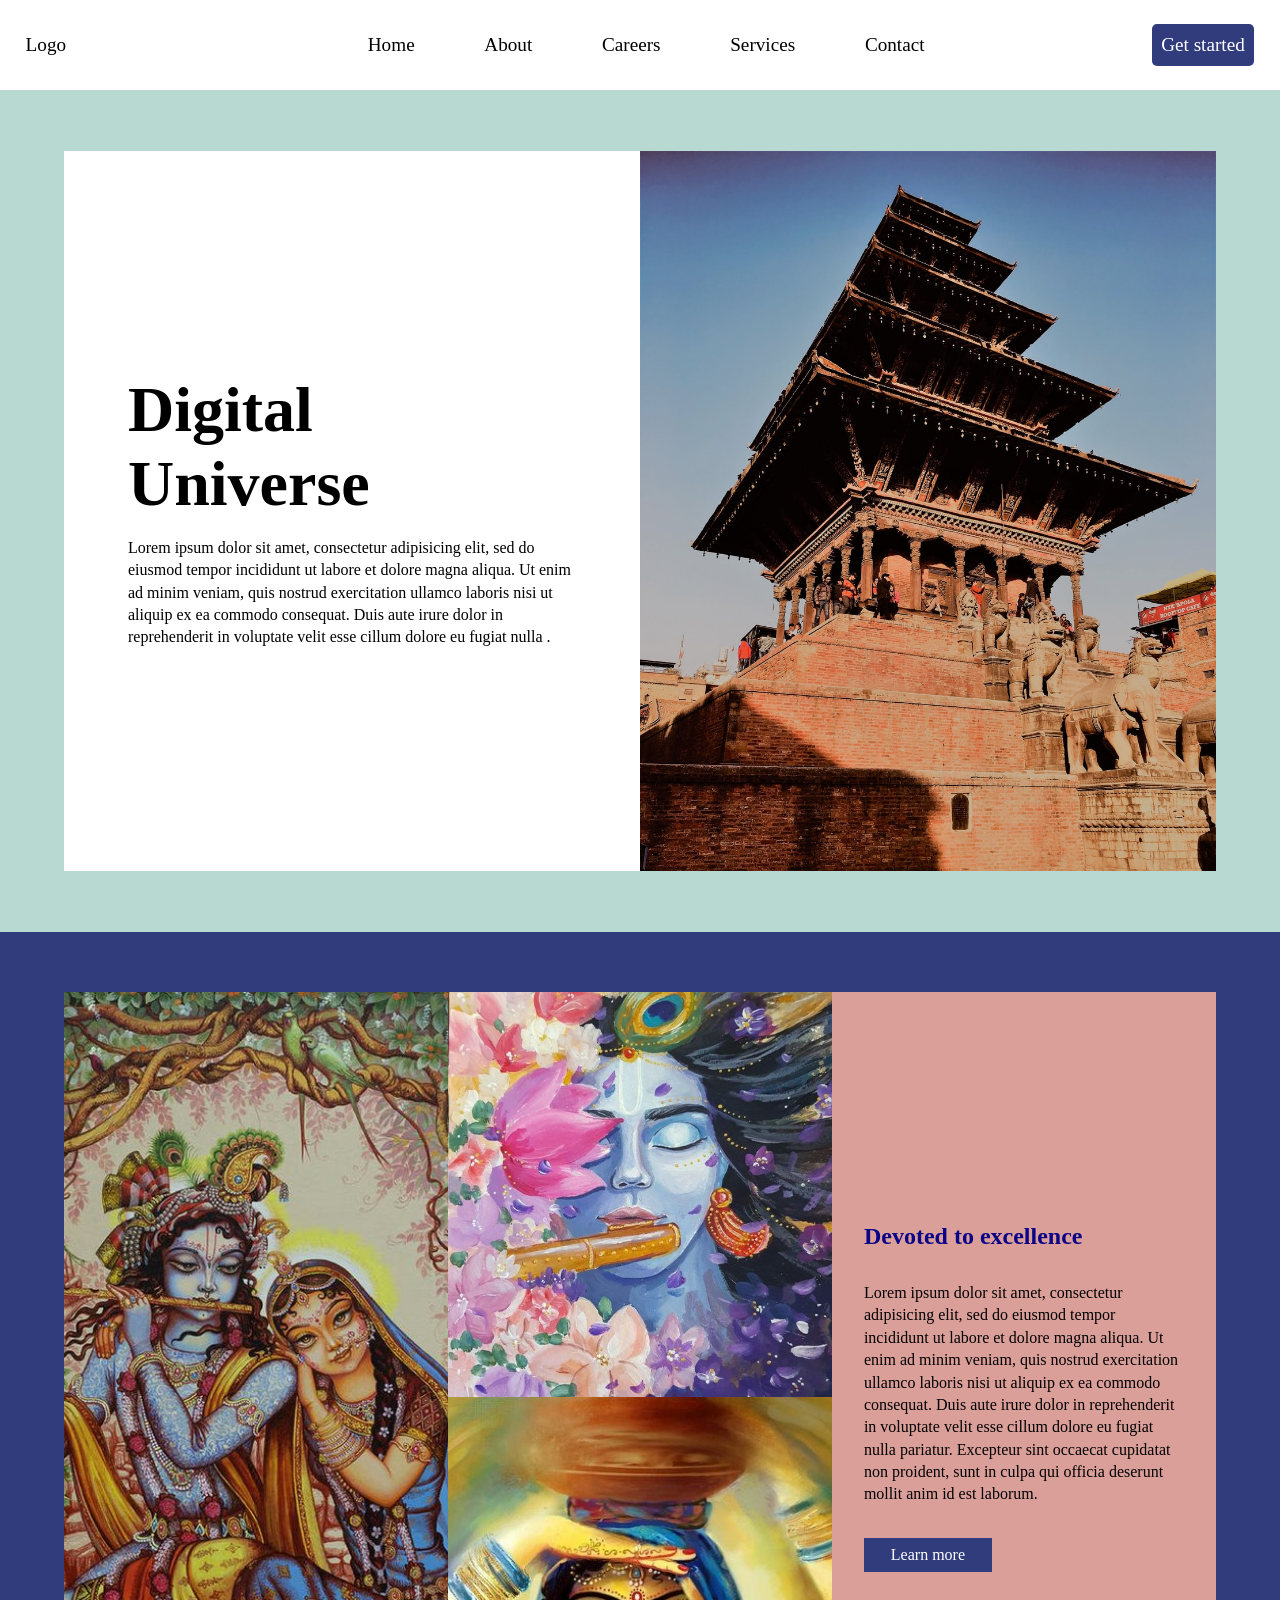
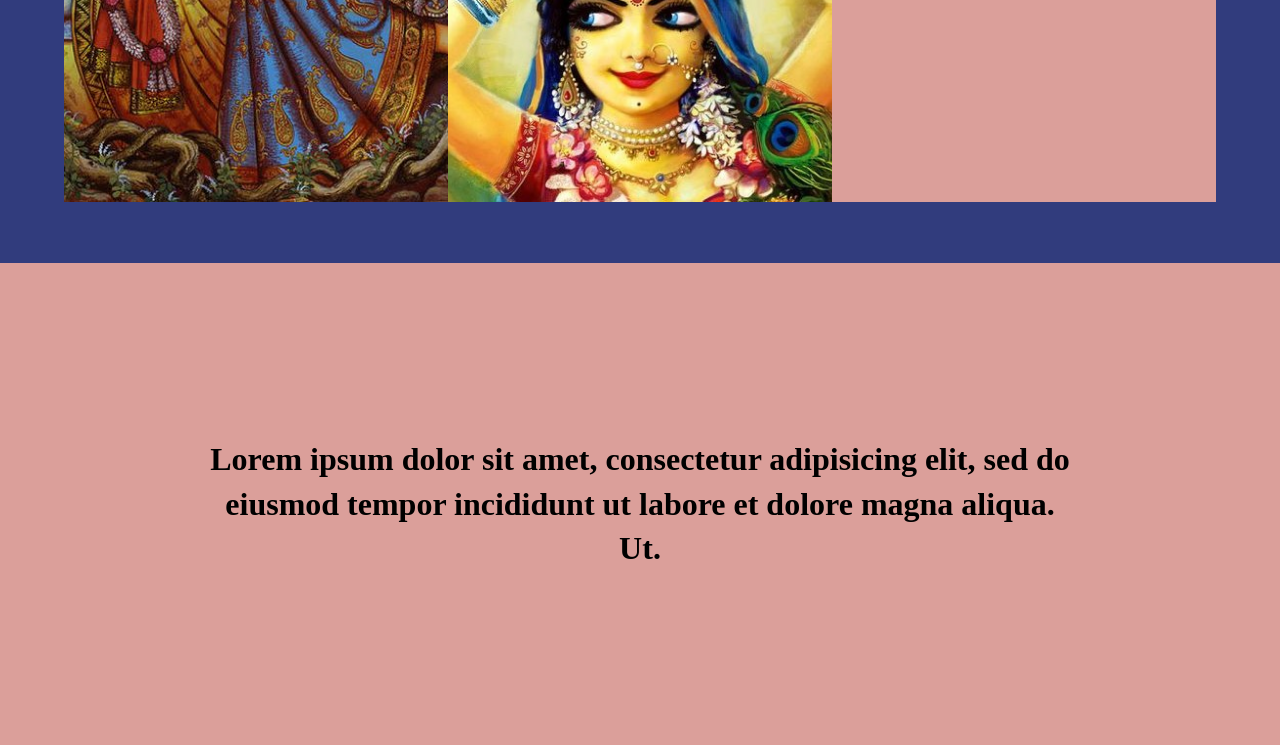
<file: index.html>
<!DOCTYPE html>
<html lang="en">
  <head>
    <meta name="viewport" content="width=device-width, initial-scale=1">
    <meta charset="utf-8">
    <meta name="author" content="shyamsundar">
    <title>Navigation using Flexbox</title>
    <link rel="stylesheet" href="css/flexbox-layout-3.css">
    <script src="js/flexbox-layout-3.js" defer></script>
  </head>

  <body>
    <div class="navbar-container flex">
      <div class="logo navbar-ends">
        Logo
      </div>

      <button class="mobile-nav-toggle" aria-expanded="false">
        <span class="sr-only">Menu</span>
      </button>

      <nav data-visible="false" class="primary-navbar flex">
        <ul class="primary-navigation flex">
          <li>Home</li>
          <li>About</li>
          <li>Careers</li>
          <li>Services</li>
          <li>Contact</li>
        </ul>

        <button class=" button">Get started</button>
      </nav>
    </div>

    <header class="page-padding">
      <div class="flex-container flex">
        <div class="content flex">
          <h1>Digital <br>Universe</h1>
          <p>Lorem ipsum dolor sit amet, consectetur adipisicing elit, sed do
            eiusmod tempor incididunt ut labore et dolore magna aliqua. Ut
            enim ad minim veniam, quis nostrud exercitation ullamco laboris
            nisi ut aliquip ex ea commodo consequat. Duis aute irure dolor in
            reprehenderit in voluptate velit esse cillum dolore eu fugiat
            nulla .</p>
        </div>

        <div class="content-img"></div>
      </div>
    </header>

    <section class="services page-padding flex">
      <div class=" flex-item flex">
        <div class="flex-sub-item background-cover-center">
        </div>

        <div class="flex-sub-item flex">
          <div class="flex-mini-item background-cover-center">
          </div>
          <div class="flex-mini-item background-cover-center">
          </div>
        </div>
      </div>

      <div class="flex-item flex">
        <div class="content-services flex">
          <h2>Devoted to excellence</h2>
          <p>Lorem ipsum dolor sit amet, consectetur adipisicing
             elit, sed do eiusmod tempor incididunt ut labore et
             dolore magna aliqua. Ut enim ad minim veniam, quis
              nostrud exercitation ullamco laboris nisi ut aliquip
               ex ea commodo consequat. Duis aute irure dolor in
               reprehenderit in voluptate velit esse cillum dolore
                eu fugiat nulla pariatur. Excepteur sint occaecat
                 cupidatat non proident, sunt in culpa
             qui officia deserunt mollit anim id est laborum.</p>
          <button class="button learn-more-btn"><span class="capitalize">Learn more</span></button>
        </div>
      </div>
    </section>

    <section class="section-3 page-padding flex">
      <p>Lorem ipsum dolor sit amet, consectetur adipisicing elit, sed do
        eiusmod tempor incididunt ut labore et dolore magna aliqua. Ut.</p>
    </section>
  </body>
</html>
</file>
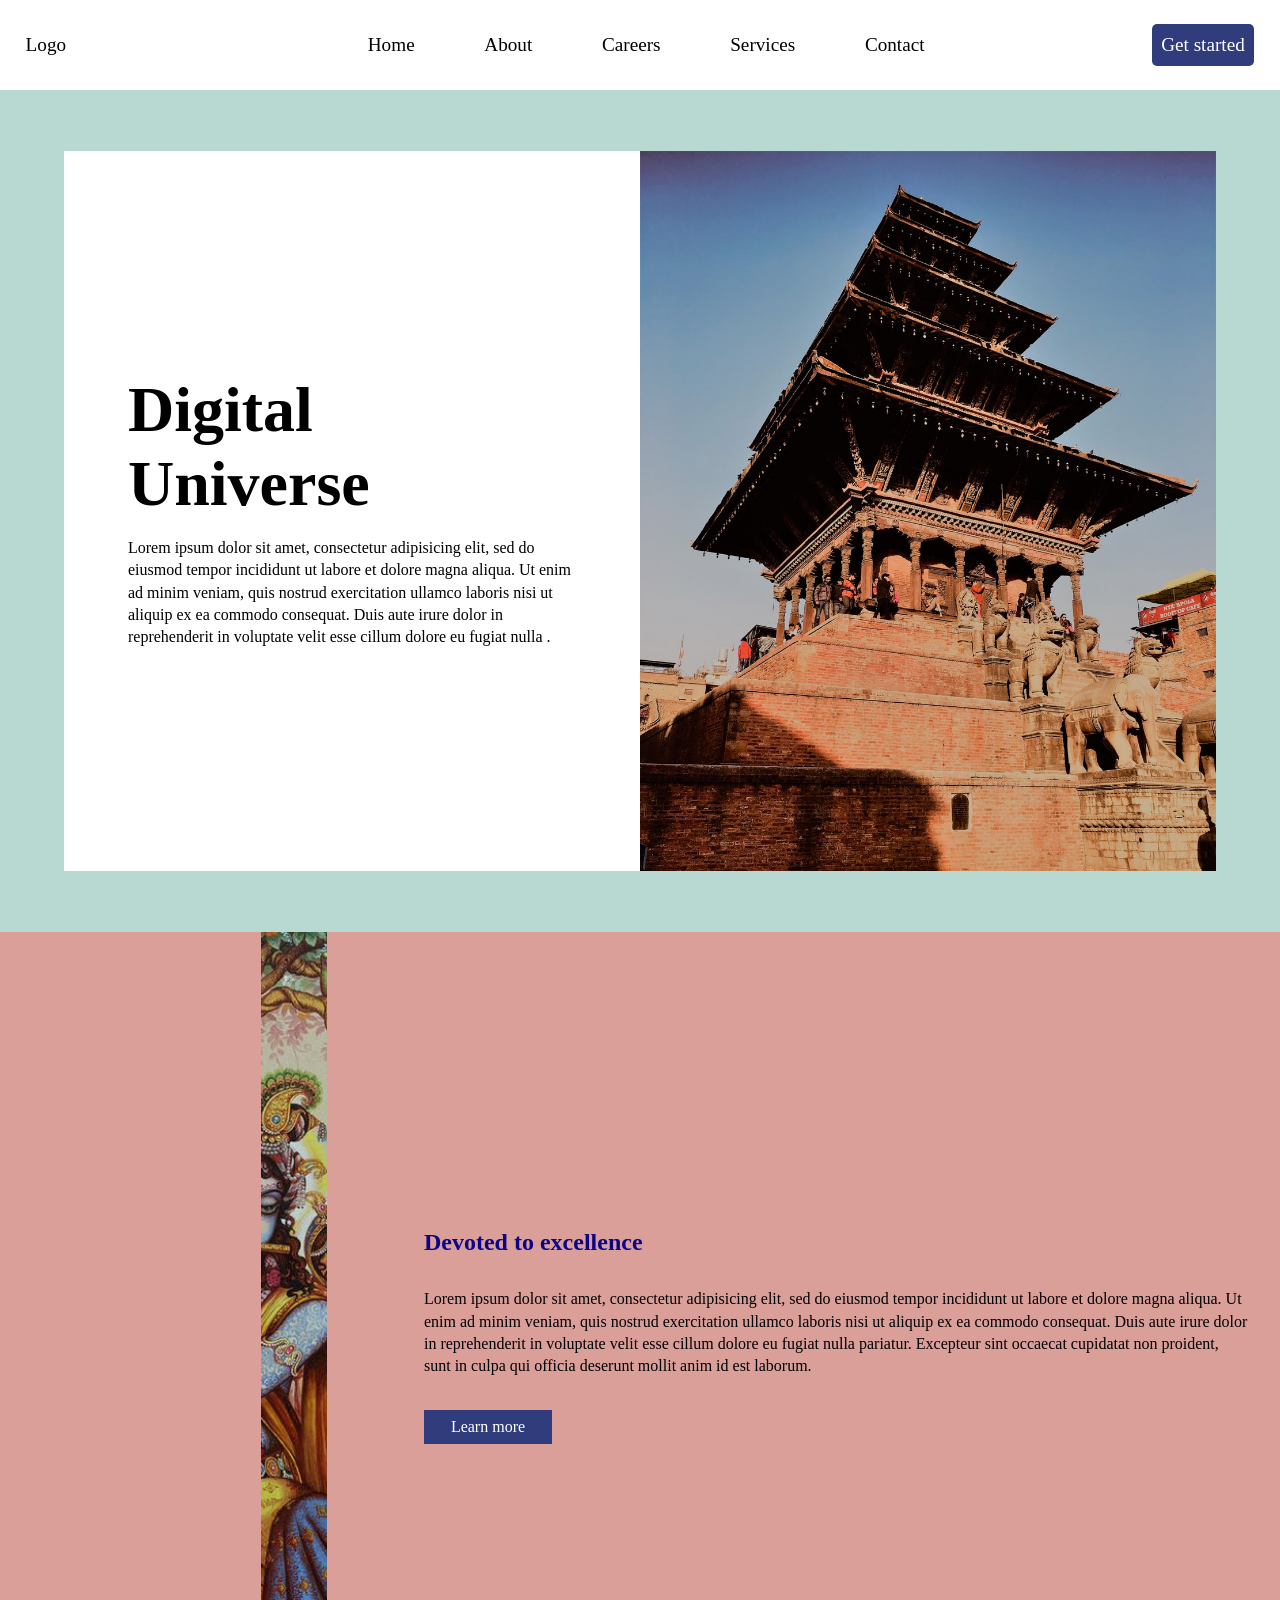
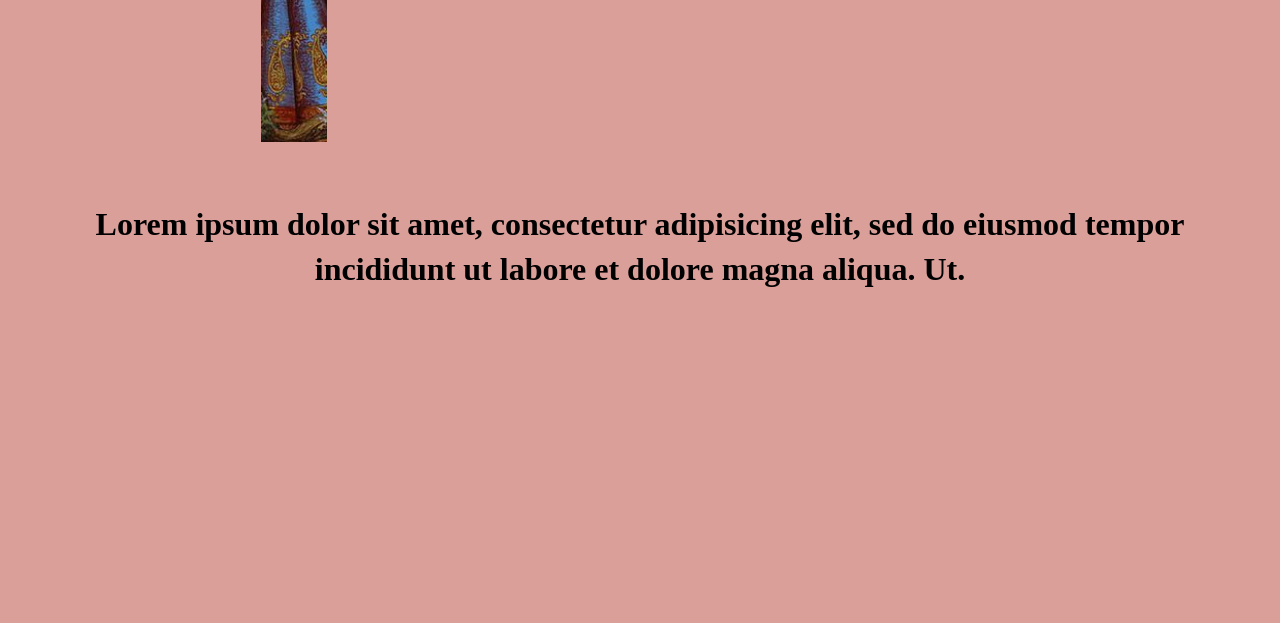
<file: flexbox-layout-3.html>
<!DOCTYPE html>
<html lang="en">
  <head>
    <meta name="viewport" content="width=device-width, initial-scale=1">
    <meta charset="utf-8">
    <meta name="author" content="shyamsundar">
    <title>Navigation using Flexbox</title>
    <link rel="stylesheet" href="css/flexbox-layout-3.css">
    <script src="js/flexbox-layout-3.js" defer></script>
  </head>

  <body>
    <div class="navbar-container flex">
      <div class="logo navbar-ends">
        Logo
      </div>

      <button class="mobile-nav-toggle" aria-expanded="false">
        <span class="sr-only">Menu</span>
      </button>

      <nav data-visible="false" class="primary-navbar flex">
        <ul class="primary-navigation flex">
          <li>Home</li>
          <li>About</li>
          <li>Careers</li>
          <li>Services</li>
          <li>Contact</li>
        </ul>

        <button class=" button">Get started</button>
      </nav>
    </div>

    <header class="page-padding">
      <div class="flex-container flex">
        <div class="content flex">
          <h1>Digital <br>Universe</h1>
          <p>Lorem ipsum dolor sit amet, consectetur adipisicing elit, sed do
            eiusmod tempor incididunt ut labore et dolore magna aliqua. Ut
            enim ad minim veniam, quis nostrud exercitation ullamco laboris
            nisi ut aliquip ex ea commodo consequat. Duis aute irure dolor in
            reprehenderit in voluptate velit esse cillum dolore eu fugiat
            nulla .</p>
        </div>

        <div class="content-img"></div>
      </div>
    </header>

    <section class="services page-margin flex">
      <div class="flex-item background-cover-center">
      </div>

      <div class="flex-item flex">
        <div class="flex-sub-item background-cover-center">
        </div>
        <div class="flex-sub-item background-cover-center">
        </div>
      </div>

      <div class="flex-item flex">
        <div class="content-services flex">
          <h2>Devoted to excellence</h2>
          <p>Lorem ipsum dolor sit amet, consectetur adipisicing
             elit, sed do eiusmod tempor incididunt ut labore et
             dolore magna aliqua. Ut enim ad minim veniam, quis
              nostrud exercitation ullamco laboris nisi ut aliquip
               ex ea commodo consequat. Duis aute irure dolor in
               reprehenderit in voluptate velit esse cillum dolore
                eu fugiat nulla pariatur. Excepteur sint occaecat
                 cupidatat non proident, sunt in culpa
             qui officia deserunt mollit anim id est laborum.</p>
          <button class="button learn-more-btn"><span class="capitalize">Learn more</span></button>
        </div>
      </div>
    </section>

    <section class="section-3 page-padding">
      <p class="flex">Lorem ipsum dolor sit amet, consectetur adipisicing elit, sed do
        eiusmod tempor incididunt ut labore et dolore magna aliqua. Ut.</p>
    </section>
  </body>
</html>
</file>
<file: css/flexbox-layout-3.css>
/* resetting all margins and paddings */
:root{
  --primary-clr: rgb(184, 217, 210);
  --secondary-clr: rgb(219, 159, 154);
}

*{
  margin:0;
  padding: 0;
}

/*utility classes*/
.flex{
  display: flex;
}

.sr-only{
  position: absolute;
  left: -100vw;
}

.navbar-ends{
  flex-basis: 6em;
}

.page-padding{
  padding: 3.8em min(6vw,4em);
}

.background-cover-center{
  background-size: cover;
  background-position: center;
}

body{
  font-family:  Georgia, Times, "Times New Roman", serif;
  overflow-x: hidden;
}

/*styling navigation bar*/
.navbar-container{
  padding: 2vh 2vw;
  font-size: 1.2rem;
  align-items: center;
  height: 6vh;
}

.primary-navbar{
  flex:1;
  justify-content: space-between;
}

.primary-navigation{
  margin-left: auto;
  margin-right: auto;
  list-style: none;
  gap: 1rem;
  align-items: center;
  flex-basis: 50%;
  justify-content: space-between;
}

.mobile-nav-toggle{
  display: none;
}

.button{
  padding: .5em;
  font-family:  Georgia, Times, "Times New Roman", serif;
  font-size: 1em;
  background-color: rgb(49, 60, 125);
  border-radius: 5px;
  border: 0;
  color: white;
}

/*styling header section*/
header{
  background-color: var(--primary-clr);
}

.flex-container{
  min-height: 80vh;
}

.flex-container>*{
  background-color: white;
  padding: 2vh min(6vw,4em);
  flex: 0 1 50%;
}

.content{
  flex-direction: column;
  justify-content: center;
  gap:1em;
}

.content h1{
  font-size:4em;
}

p{
  line-height: 1.4;
}

.content-img{
  background-image: url(../img/bhaktapur-durbar-square.jpg);
  background-position: top;
  background-size: cover;
}

@media (max-width:52em) {
  .primary-navbar{
    position: fixed;
    inset: 0 0 0 30%;
    background-color: rgba(5, 5, 5, 0.9);
    flex-direction: column;
    color: white;
    padding: min(30vh,10rem) 2em 0;
    justify-content: flex-start;
    align-items: flex-start;
    flex-wrap: wrap;
    gap: min(6vh,4rem);
    z-index:1000;
    transform: translateX(100%);
    transition: transform 350ms ease-out;
  }

  .primary-navbar[data-visible="true"]{
    transform: translateX(0%);
  }

  @supports (backdrop-filter: blur(1rem)) {
    .primary-navbar{
      background-color: rgba(5, 5, 5, 0.1);
      backdrop-filter: blur(1rem);
    }
  }

  .primary-navigation{
    flex-direction: column;
    align-items: flex-start;
    gap: min(6vh,2rem);
    margin-left: 0;
    margin-right: 0;
    justify-content: flex-start;
    align-items: flex-start;
    flex-basis: min-content;
  }

  .mobile-nav-toggle{
    display: block;
    position: absolute;
    top:3vh;
    right: 2rem;
    width: 2rem;
    aspect-ratio: 1;
    color: transparent;
    background-image: url(../img/burger-icon.png);
    background-size: cover;
    background-color: transparent;
    border:none;
    z-index: 9999;
  }

  nav{
    flex: 0 1 0;
  }

  .flex-container{
    flex-direction: column;
    flex-wrap: wrap;
  }

  .content-img{
    min-height: 36em;
  }
}

@media (max-width:26em) {
  .content h1{
    font-size: 3em;
  }
}


/*Styling services section of the webpage*/
.services{
  min-height: 90vh;
  background-color: rgb(49, 60, 125);
}

.flex-item{
  background-color: var(--secondary-clr);
}

.flex-item:nth-child(1){
  flex: 0 1 66.66%;
}

.flex-item:nth-child(2){
  flex: 0 1 33.33%;
}

.flex-item>*, .flex-mini-item{
  flex: 0 1 50%;
}

.flex-sub-item:nth-child(1){
  background-image: url(../img/radhe-shyam-2.jpg);
}

.flex-sub-item:nth-child(2){
  flex-direction: column;
}

.flex-mini-item:nth-child(1){
  background-image: url(../img/krishna.jpg);
}

.flex-mini-item:nth-child(2){
  background-image: url(../img/radharani.jpg);
  background-size: cover;
}

.content-services{
  padding: 8vh min(6vw,2em);
  flex-direction: column;
  gap: 2em;
  justify-content: center;
  flex-grow:1;
}

h2{
  color: rgb(11, 4, 135);
}

.learn-more-btn{
  width: 8em;
  border-radius: 0;
}

@media(max-width: 60em){
  .services{
    flex-direction: column;
  }

  .flex-item:nth-child(1){
    min-height: 36em;
  }
}

@media (max-width: 40em) {
  .flex-item:nth-child(1){
    flex-direction: column;
  }

  .flex-sub-item, .flex-mini-item{
    min-height: 26em;
  }
}

/*styling section 3*/
.section-3{
  min-height: 40vh;
  background-color: var(--secondary-clr);
  justify-content: center;
  align-items:center;
  text-align: center;
}

.section-3 p{
  font-weight: bold;
  font-size: 2em;
  flex: 0 1 75%;
}

@media (max-width:40em) {
  .section-3 p{
    font-size: 1.5em;
  }
}
/**/
</file>
